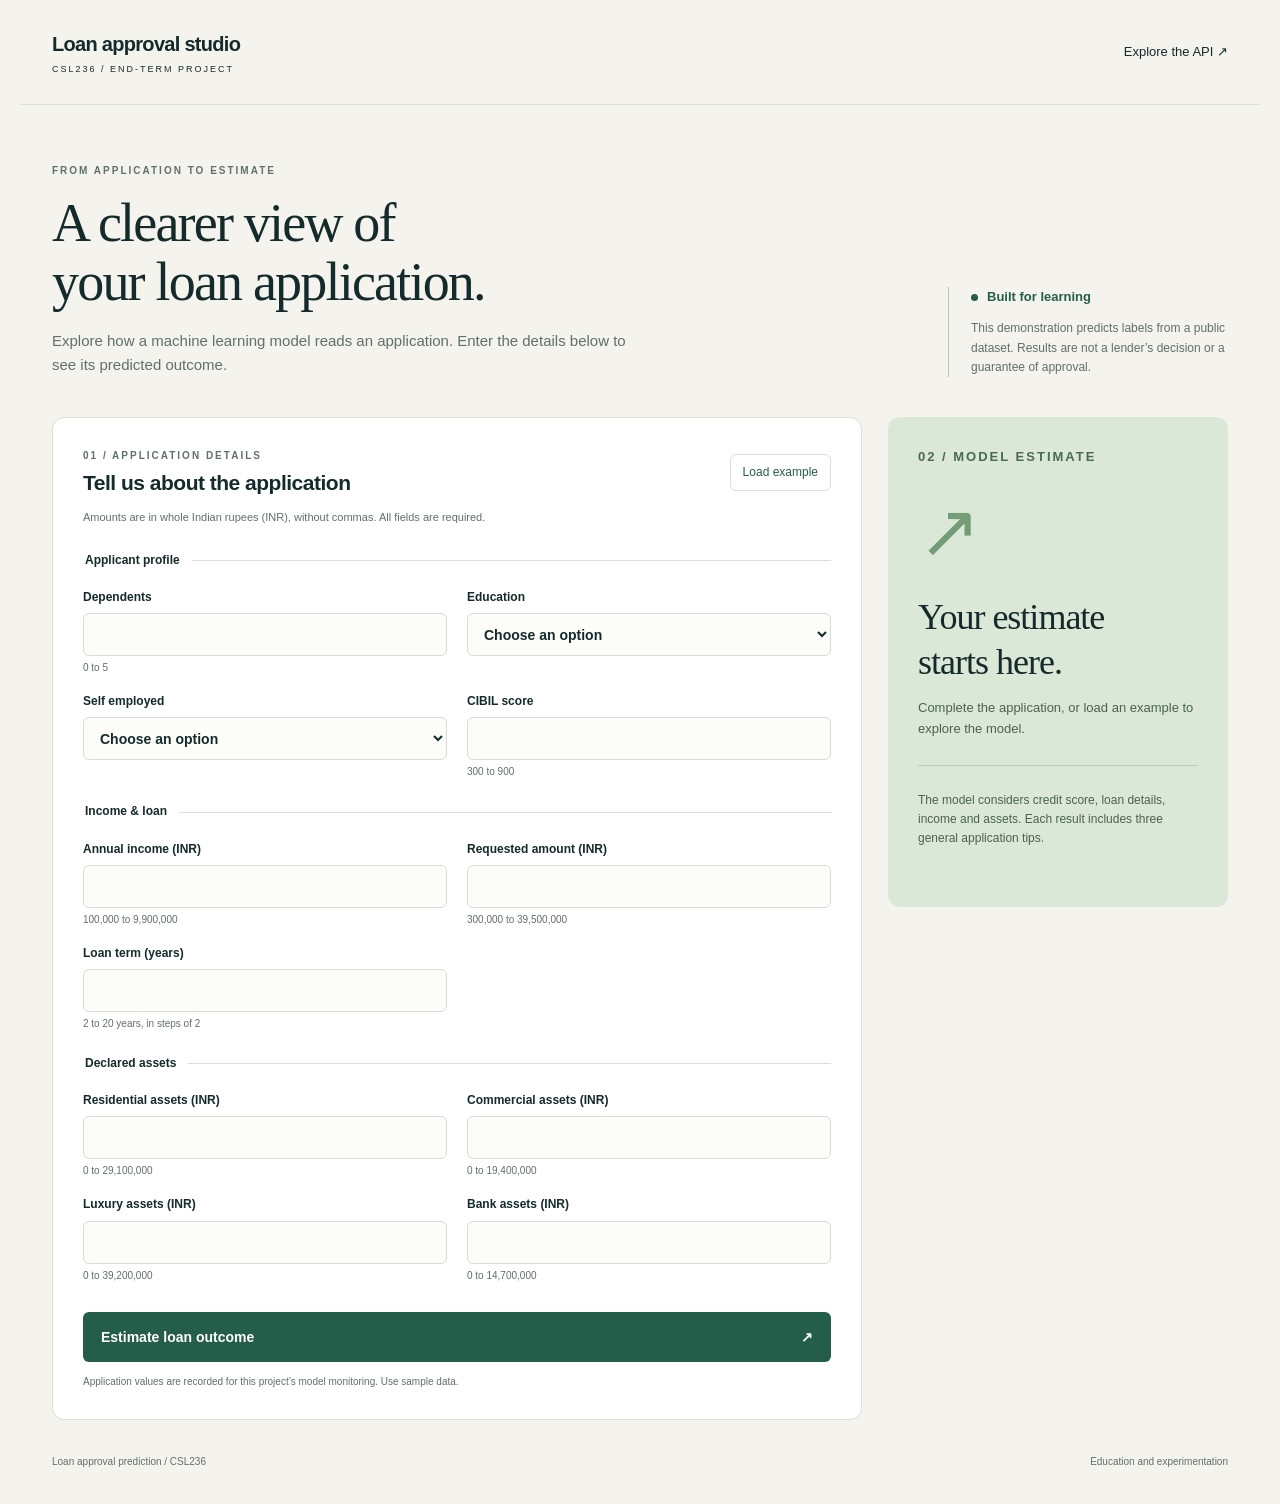
<file: static/index.html>
<!doctype html>
<html lang="en">
<head>
  <meta charset="utf-8"><meta name="viewport" content="width=device-width,initial-scale=1">
  <title>Loan approval studio</title>
  <link rel="stylesheet" href="/static/style.css">
  <script src="/static/app.js" defer></script>
</head>
<body>
  <header><a class="brand" href="/">Loan approval studio<span>CSL236 / END-TERM PROJECT</span></a><a href="/docs">Explore the API ↗</a></header>
  <main>
    <section class="intro"><div><p class="eyebrow">FROM APPLICATION TO ESTIMATE</p><h1>A clearer view of<br>your loan application.</h1><p class="lede">Explore how a machine learning model reads an application. Enter the details below to see its predicted outcome.</p></div><aside class="intro-note"><span class="dot"></span><strong>Built for learning</strong><p>This demonstration predicts labels from a public dataset. Results are not a lender’s decision or a guarantee of approval.</p></aside></section>
    <div class="workspace">
      <form id="application">
        <div class="form-title"><div><p class="eyebrow">01 / APPLICATION DETAILS</p><h2>Tell us about the application</h2></div><button type="button" id="example" class="quiet">Load example</button></div>
        <p class="help">Amounts are in whole Indian rupees (INR), without commas. All fields are required.</p>
        <fieldset><legend>Applicant profile</legend><div class="fields" id="profile"></div></fieldset>
        <fieldset><legend>Income & loan</legend><div class="fields" id="loan"></div></fieldset>
        <fieldset><legend>Declared assets</legend><div class="fields" id="assets"></div></fieldset>
        <p id="error" role="alert" hidden></p>
        <button id="submit" class="primary" type="submit">Estimate loan outcome <span>↗</span></button>
        <p class="fine">Application values are recorded for this project’s model monitoring. Use sample data.</p>
      </form>
      <aside class="result" aria-live="polite" aria-atomic="true">
        <p class="eyebrow">02 / MODEL ESTIMATE</p>
        <div id="empty"><div class="result-mark">↗</div><h2>Your estimate<br>starts here.</h2><p>Complete the application, or load an example to explore the model.</p><hr><p class="small">The model considers credit score, loan details, income and assets. Each result includes three general application tips.</p></div>
        <div id="outcome" hidden><p id="decision-label">Predicted outcome</p><h2 id="decision"></h2><p class="score"><span id="probability"></span><span>model score for approval</span></p><div class="track"><div id="score-fill"></div></div><p class="small">This score is not a calibrated probability of a real lender approving your loan.</p><hr><h3>Before you apply</h3><ol id="tips"></ol><p class="fine" id="version"></p></div>
      </aside>
    </div>
  </main>
  <footer><span>Loan approval prediction / CSL236</span><span>Education and experimentation</span></footer>
</body></html>
</file>
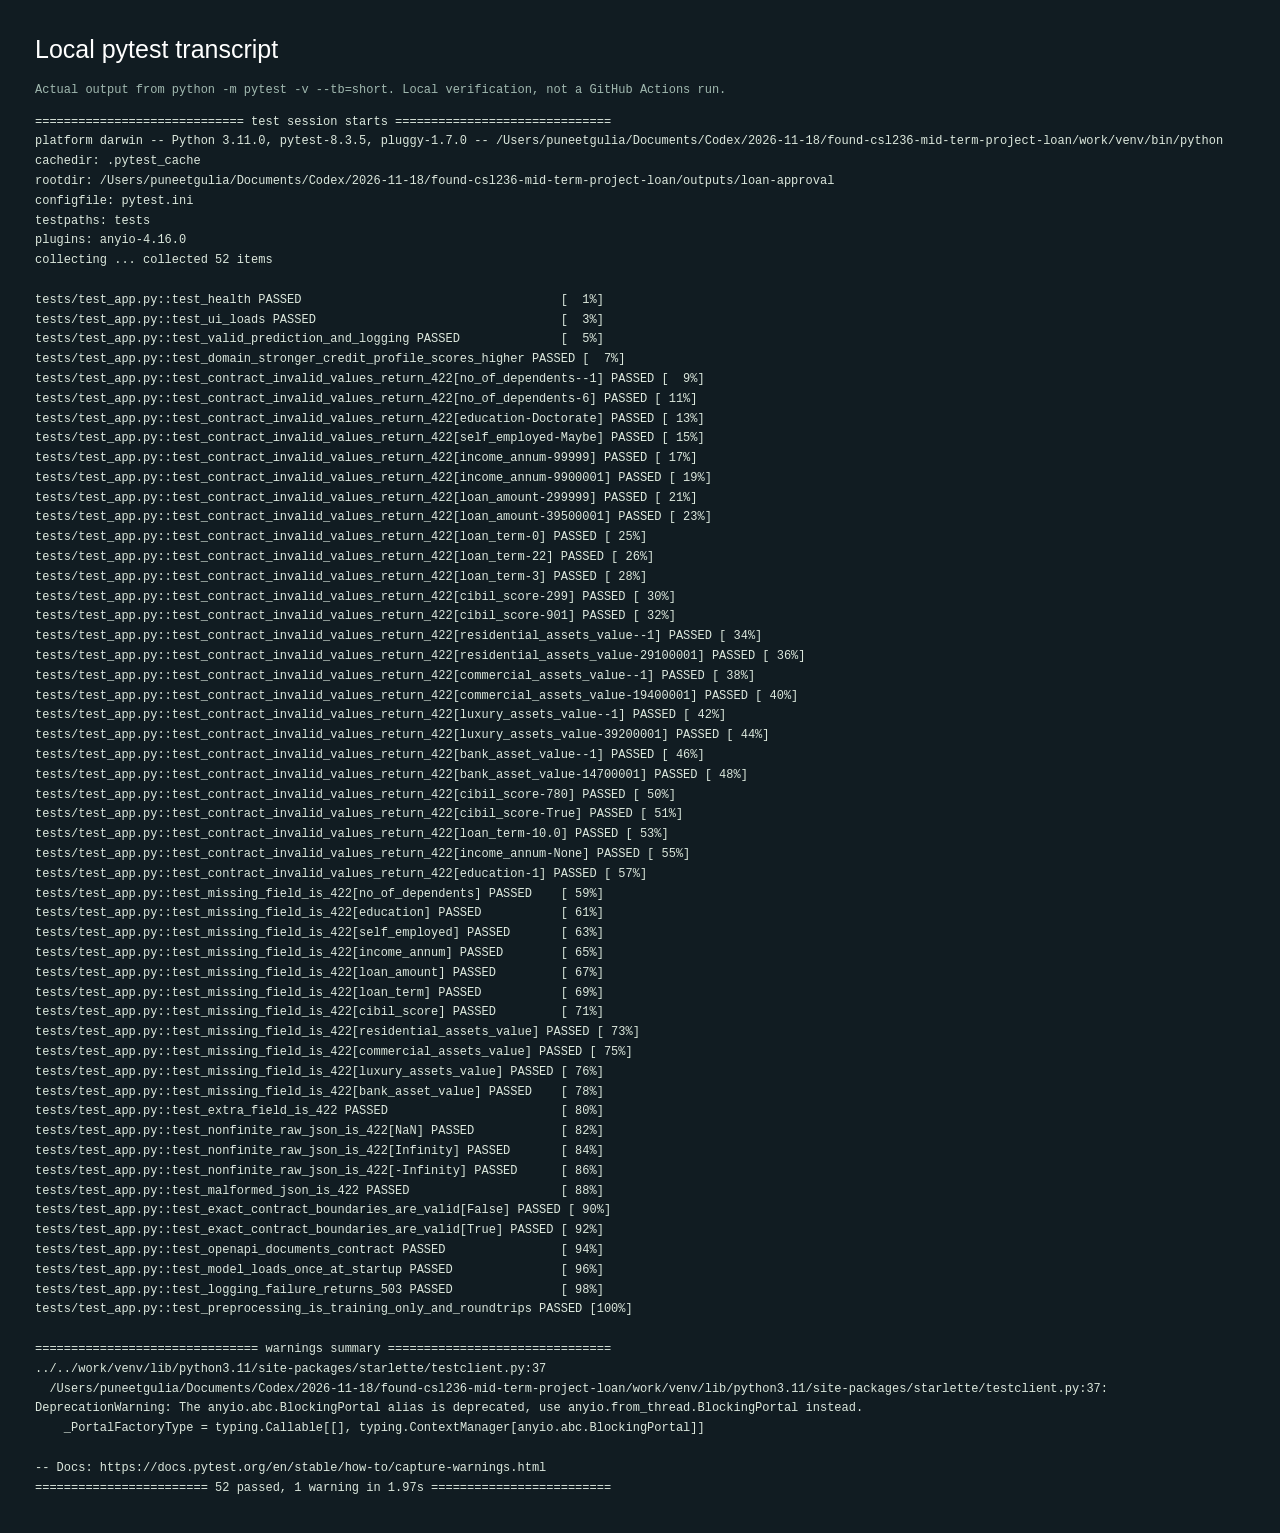
<file: docs/evidence/pytest.html>
<!doctype html><html lang="en"><meta charset="utf-8"><title>Local pytest transcript</title><style>body{margin:35px;background:#111c22;color:#dce8dd;font:12px/1.65 monospace}h1{font:25px Arial;color:#fff}p{color:#a1b9b0}pre{white-space:pre-wrap;overflow-wrap:anywhere}</style><h1>Local pytest transcript</h1><p>Actual output from python -m pytest -v --tb=short. Local verification, not a GitHub Actions run.</p><pre>============================= test session starts ==============================
platform darwin -- Python 3.11.0, pytest-8.3.5, pluggy-1.7.0 -- /Users/puneetgulia/Documents/Codex/2026-11-18/found-csl236-mid-term-project-loan/work/venv/bin/python
cachedir: .pytest_cache
rootdir: /Users/puneetgulia/Documents/Codex/2026-11-18/found-csl236-mid-term-project-loan/outputs/loan-approval
configfile: pytest.ini
testpaths: tests
plugins: anyio-4.16.0
collecting ... collected 52 items

tests/test_app.py::test_health PASSED                                    [  1%]
tests/test_app.py::test_ui_loads PASSED                                  [  3%]
tests/test_app.py::test_valid_prediction_and_logging PASSED              [  5%]
tests/test_app.py::test_domain_stronger_credit_profile_scores_higher PASSED [  7%]
tests/test_app.py::test_contract_invalid_values_return_422[no_of_dependents--1] PASSED [  9%]
tests/test_app.py::test_contract_invalid_values_return_422[no_of_dependents-6] PASSED [ 11%]
tests/test_app.py::test_contract_invalid_values_return_422[education-Doctorate] PASSED [ 13%]
tests/test_app.py::test_contract_invalid_values_return_422[self_employed-Maybe] PASSED [ 15%]
tests/test_app.py::test_contract_invalid_values_return_422[income_annum-99999] PASSED [ 17%]
tests/test_app.py::test_contract_invalid_values_return_422[income_annum-9900001] PASSED [ 19%]
tests/test_app.py::test_contract_invalid_values_return_422[loan_amount-299999] PASSED [ 21%]
tests/test_app.py::test_contract_invalid_values_return_422[loan_amount-39500001] PASSED [ 23%]
tests/test_app.py::test_contract_invalid_values_return_422[loan_term-0] PASSED [ 25%]
tests/test_app.py::test_contract_invalid_values_return_422[loan_term-22] PASSED [ 26%]
tests/test_app.py::test_contract_invalid_values_return_422[loan_term-3] PASSED [ 28%]
tests/test_app.py::test_contract_invalid_values_return_422[cibil_score-299] PASSED [ 30%]
tests/test_app.py::test_contract_invalid_values_return_422[cibil_score-901] PASSED [ 32%]
tests/test_app.py::test_contract_invalid_values_return_422[residential_assets_value--1] PASSED [ 34%]
tests/test_app.py::test_contract_invalid_values_return_422[residential_assets_value-29100001] PASSED [ 36%]
tests/test_app.py::test_contract_invalid_values_return_422[commercial_assets_value--1] PASSED [ 38%]
tests/test_app.py::test_contract_invalid_values_return_422[commercial_assets_value-19400001] PASSED [ 40%]
tests/test_app.py::test_contract_invalid_values_return_422[luxury_assets_value--1] PASSED [ 42%]
tests/test_app.py::test_contract_invalid_values_return_422[luxury_assets_value-39200001] PASSED [ 44%]
tests/test_app.py::test_contract_invalid_values_return_422[bank_asset_value--1] PASSED [ 46%]
tests/test_app.py::test_contract_invalid_values_return_422[bank_asset_value-14700001] PASSED [ 48%]
tests/test_app.py::test_contract_invalid_values_return_422[cibil_score-780] PASSED [ 50%]
tests/test_app.py::test_contract_invalid_values_return_422[cibil_score-True] PASSED [ 51%]
tests/test_app.py::test_contract_invalid_values_return_422[loan_term-10.0] PASSED [ 53%]
tests/test_app.py::test_contract_invalid_values_return_422[income_annum-None] PASSED [ 55%]
tests/test_app.py::test_contract_invalid_values_return_422[education-1] PASSED [ 57%]
tests/test_app.py::test_missing_field_is_422[no_of_dependents] PASSED    [ 59%]
tests/test_app.py::test_missing_field_is_422[education] PASSED           [ 61%]
tests/test_app.py::test_missing_field_is_422[self_employed] PASSED       [ 63%]
tests/test_app.py::test_missing_field_is_422[income_annum] PASSED        [ 65%]
tests/test_app.py::test_missing_field_is_422[loan_amount] PASSED         [ 67%]
tests/test_app.py::test_missing_field_is_422[loan_term] PASSED           [ 69%]
tests/test_app.py::test_missing_field_is_422[cibil_score] PASSED         [ 71%]
tests/test_app.py::test_missing_field_is_422[residential_assets_value] PASSED [ 73%]
tests/test_app.py::test_missing_field_is_422[commercial_assets_value] PASSED [ 75%]
tests/test_app.py::test_missing_field_is_422[luxury_assets_value] PASSED [ 76%]
tests/test_app.py::test_missing_field_is_422[bank_asset_value] PASSED    [ 78%]
tests/test_app.py::test_extra_field_is_422 PASSED                        [ 80%]
tests/test_app.py::test_nonfinite_raw_json_is_422[NaN] PASSED            [ 82%]
tests/test_app.py::test_nonfinite_raw_json_is_422[Infinity] PASSED       [ 84%]
tests/test_app.py::test_nonfinite_raw_json_is_422[-Infinity] PASSED      [ 86%]
tests/test_app.py::test_malformed_json_is_422 PASSED                     [ 88%]
tests/test_app.py::test_exact_contract_boundaries_are_valid[False] PASSED [ 90%]
tests/test_app.py::test_exact_contract_boundaries_are_valid[True] PASSED [ 92%]
tests/test_app.py::test_openapi_documents_contract PASSED                [ 94%]
tests/test_app.py::test_model_loads_once_at_startup PASSED               [ 96%]
tests/test_app.py::test_logging_failure_returns_503 PASSED               [ 98%]
tests/test_app.py::test_preprocessing_is_training_only_and_roundtrips PASSED [100%]

=============================== warnings summary ===============================
../../work/venv/lib/python3.11/site-packages/starlette/testclient.py:37
  /Users/puneetgulia/Documents/Codex/2026-11-18/found-csl236-mid-term-project-loan/work/venv/lib/python3.11/site-packages/starlette/testclient.py:37: DeprecationWarning: The anyio.abc.BlockingPortal alias is deprecated, use anyio.from_thread.BlockingPortal instead.
    _PortalFactoryType = typing.Callable[[], typing.ContextManager[anyio.abc.BlockingPortal]]

-- Docs: https://docs.pytest.org/en/stable/how-to/capture-warnings.html
======================== 52 passed, 1 warning in 1.97s =========================
</pre></html>
</file>
<file: static/style.css>
:root{--ink:#142a2b;--muted:#60706b;--paper:#f4f3ed;--line:#dce0d5;--green:#245d4a;--mint:#dce8d7}*{box-sizing:border-box}body{margin:0;background:var(--paper);color:var(--ink);font-family:Arial,Helvetica,sans-serif;font-size:15px;line-height:1.6}header,main,footer{max-width:1240px;margin:auto}header{padding:28px 32px;display:flex;justify-content:space-between;align-items:center;border-bottom:1px solid var(--line)}a{color:var(--ink);text-decoration:none}a:hover{text-decoration:underline}.brand{font-size:20px;font-weight:700;letter-spacing:-.7px}.brand span{display:block;font-size:9px;letter-spacing:2px;font-weight:500;margin-top:2px}header>a:last-child{font-size:13px}main{padding:0 32px}.intro{display:grid;grid-template-columns:1fr 280px;gap:70px;align-items:end;padding:58px 0 40px}.eyebrow{font-size:10px;font-weight:700;letter-spacing:2px;color:var(--muted);margin:0 0 15px}h1{font-family:Georgia,serif;font-weight:400;font-size:54px;line-height:1.08;letter-spacing:-1.8px;margin:0 0 18px}.lede{max-width:600px;font-size:15px;color:var(--muted);margin:0}.intro-note{border-left:1px solid #b7c6b7;padding-left:22px;font-size:12px;color:var(--muted)}.intro-note strong{color:var(--green);font-size:13px}.intro-note p{margin-bottom:0}.dot{display:inline-block;width:7px;height:7px;background:var(--green);border-radius:50%;margin-right:9px}.workspace{display:grid;grid-template-columns:minmax(0,1fr) 340px;gap:26px;align-items:start}form{background:#fff;border:1px solid var(--line);border-radius:12px;padding:30px}.form-title{display:flex;justify-content:space-between;gap:20px;align-items:center}.form-title .eyebrow{margin-bottom:6px}h2{font-size:21px;line-height:1.25;letter-spacing:-.5px;margin:0}button,input,select{font:inherit}.quiet{border:1px solid var(--line);background:#fff;color:var(--green);border-radius:6px;padding:8px 12px;font-size:12px;cursor:pointer}.quiet:hover{background:var(--paper)}.help{font-size:11px;color:var(--muted);margin:13px 0 24px}fieldset{border:0;border-top:1px solid var(--line);margin:22px 0 0;padding:18px 0 0;min-width:0}legend{font-size:12px;font-weight:700;padding-right:12px}.fields{display:grid;grid-template-columns:1fr 1fr;gap:16px 20px}label{display:block;font-size:12px;font-weight:600}input,select{display:block;width:100%;min-width:0;height:43px;border:1px solid #d7ddd4;border-radius:6px;background:#fcfcf9;color:var(--ink);margin-top:6px;padding:9px 12px;font-size:14px}input:focus,select:focus{outline:2px solid #86ad98;outline-offset:2px}.range{display:block;font-size:10px;color:var(--muted);font-weight:400;margin-top:4px}.primary{border:0;width:100%;display:flex;justify-content:space-between;background:var(--green);color:#fff;padding:14px 18px;border-radius:6px;font-size:14px;font-weight:600;margin-top:28px;cursor:pointer}.primary:hover{background:#194835}.primary:disabled{opacity:.6;cursor:wait}.fine{font-size:10px;color:var(--muted);line-height:1.5;margin:12px 0 0}.result{position:sticky;top:24px;background:var(--mint);border-radius:12px;padding:30px;min-height:490px}.result .eyebrow{color:#486c53}.result-mark{font-family:Georgia,serif;font-size:75px;line-height:1.3;color:#749c78;margin:15px 0}.result h2{font-family:Georgia,serif;font-size:36px;font-weight:400;letter-spacing:-1px}.result p{color:#48634f;font-size:13px}.result .small{font-size:12px}hr{border:0;border-top:1px solid #bbcdb6;margin:25px 0}#decision-label{margin:25px 0 7px}.score{margin-top:24px}.score>span:first-child{display:block;font-size:43px;line-height:1.2;letter-spacing:-2px;color:var(--green)}.score>span:last-child{font-size:11px}.track{height:6px;border-radius:8px;background:#c3d4bb;overflow:hidden}#score-fill{height:100%;background:var(--green);width:0;transition:width .4s}h3{font-size:14px}ol{padding-left:19px;font-size:12px;color:#385842}li{padding-left:3px;margin-bottom:14px}#error{background:#fff0e9;border:1px solid #edd0c0;color:#833e23;padding:12px;border-radius:6px;font-size:12px}footer{display:flex;justify-content:space-between;padding:34px 32px;font-size:10px;color:var(--muted)}[hidden]{display:none!important}@media(max-width:850px){.intro{grid-template-columns:1fr;gap:25px;padding-top:35px}.intro-note{max-width:550px}.workspace{grid-template-columns:1fr}.result{position:static;min-height:0}.result-mark{display:none}#empty h2{margin:20px 0}h1{font-size:44px}}@media(max-width:480px){header,main,footer{padding-left:18px;padding-right:18px}header>a:last-child{font-size:11px}.brand{font-size:17px}h1{font-size:38px}.fields{grid-template-columns:1fr}form,.result{padding:23px}.form-title{align-items:start}h2{font-size:19px}.quiet{white-space:nowrap;font-size:10px;padding:7px}.intro{padding-bottom:28px}footer{gap:20px}}
</file>
